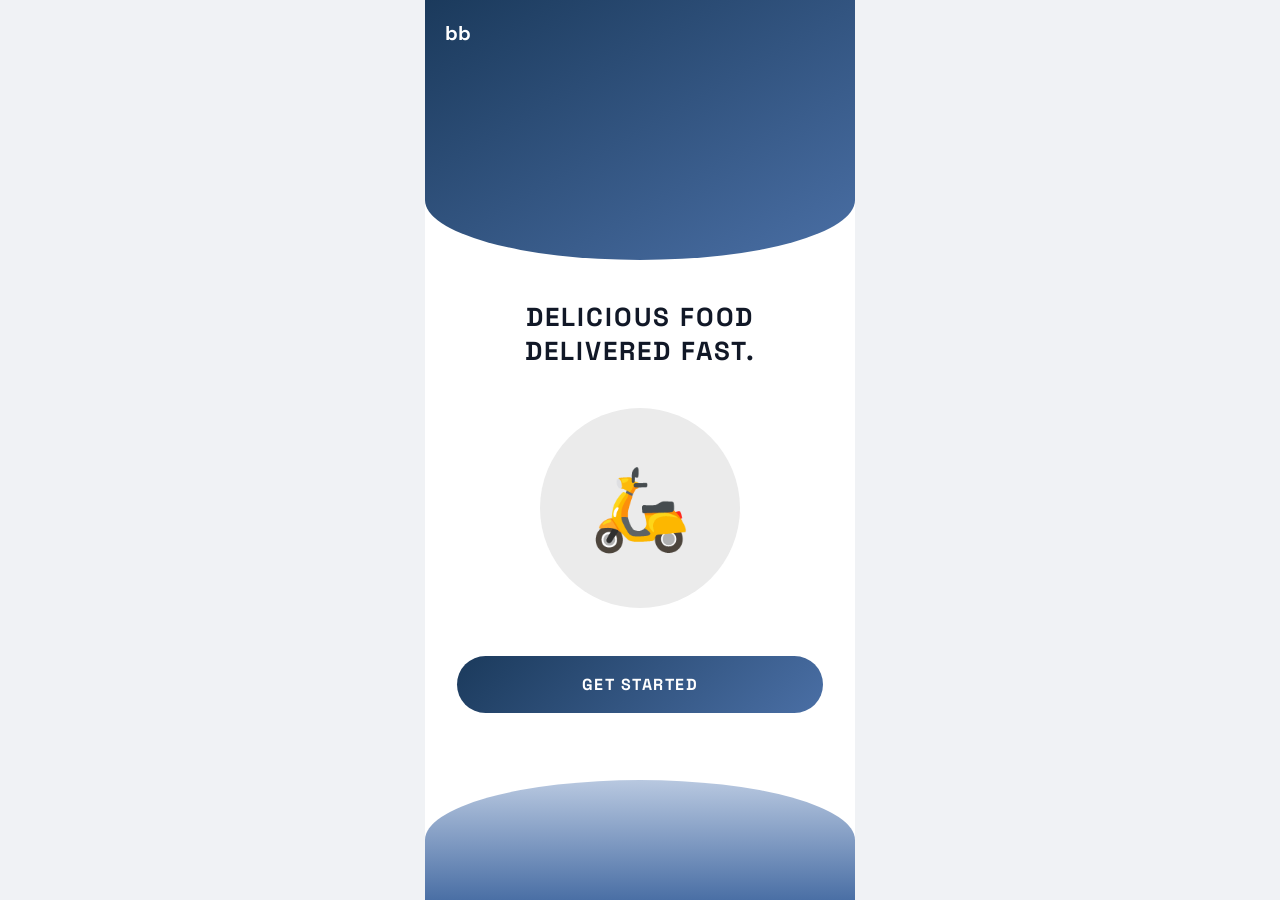
<file: frontend/index.html>
<!DOCTYPE html>
<html lang="en">
<head>
    <meta charset="UTF-8">
    <meta name="viewport" content="width=device-width, initial-scale=1.0">
    <title>Blueberry</title>
    <link rel="preconnect" href="https://fonts.googleapis.com" />
    
    <link href="https://fonts.googleapis.com/css2?family=Playfair+Display:wght@700&family=Space+Grotesk:wght@400;600;700&display=swap" rel="stylesheet" />

    <link rel="stylesheet" href="css/style.css" />
</head>
<body>
    <div class="page">
         <div class="curve-top">
            <div class="nav-logo">bb</div>
         </div>

        <div class="content">

                <h1 class="headline">DELICIOUS FOOD<br/>DELIVERED FAST.</h1>

                <div class="scooter-circle">
                    🛵
                </div>

                <a href="login.html" class="btn-primary">Get Started</a>

        </div>

        <div class="curve-bottom"></div>

    </div>
</body>
</html>
</file>
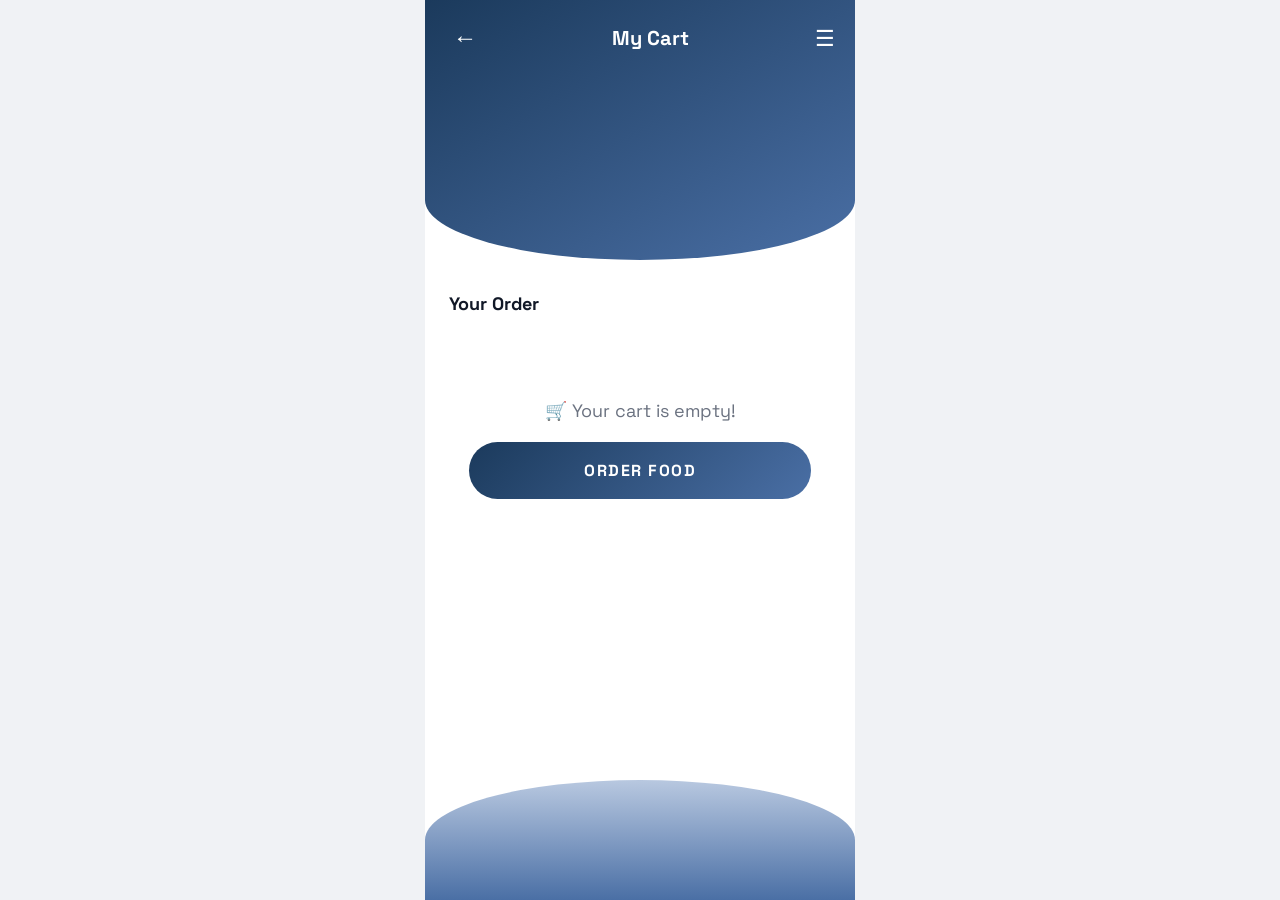
<file: frontend/cart.html>
<!DOCTYPE html>
<html lang="en">
<head>
  <meta charset="UTF-8" />
  <meta name="viewport" content="width=device-width, initial-scale=1.0" />
  <title>BlueBerry – Cart</title>
  <link rel="preconnect" href="https://fonts.googleapis.com" />
  <link href="https://fonts.googleapis.com/css2?family=Space+Grotesk:wght@400;600;700&family=Playfair+Display:wght@700&display=swap" rel="stylesheet" />
  <link rel="stylesheet" href="css/style.css" />
</head>
<body>

  <div class="page">

    <!-- HEADER -->
    <div class="curve-top">
      <div class="restaurants-nav">
        <button class="back-btn" onclick="goBack()">←</button>
        <div class="nav-logo">My Cart</div>
        <div class="hamburger">☰</div>
      </div>
    </div>

    <!-- MAIN CONTENT -->
    <div class="home-content">

  <h2 class="section-title">Your Order</h2>

  <!-- EMPTY STATE — shown when cart is empty -->
  <div id="empty-cart" class="empty-cart">
    <p>🛒 Your cart is empty!</p>
    <a href="home.html" class="btn-primary">Order Food</a>
  </div>

  <!-- CART ITEMS — built dynamically by JavaScript -->
  <div id="cart-list" class="cart-list"></div>

  <!-- ORDER SUMMARY — built dynamically by JavaScript -->
  <div id="order-summary" class="order-summary" style="display:none">

    <div class="summary-row">
      <span>Subtotal</span>
      <span id="subtotal"></span>
    </div>

    <div class="summary-row">
      <span>Delivery Fee</span>
      <span>₹30</span>
    </div>

    <div class="summary-divider"></div>

    <div class="summary-row total-row">
      <span>Total</span>
      <span id="total"></span>
    </div>

  </div>

  <!-- PLACE ORDER BUTTON -->
  <button
    id="place-order-btn"
    class="btn-primary"
    onclick="placeOrder()"
    style="display:none">
    Place Order
  </button>

</div>

    <div class="curve-bottom"></div>

  </div>

  <script src="js/main.js"></script>
</body>
</html>
</file>
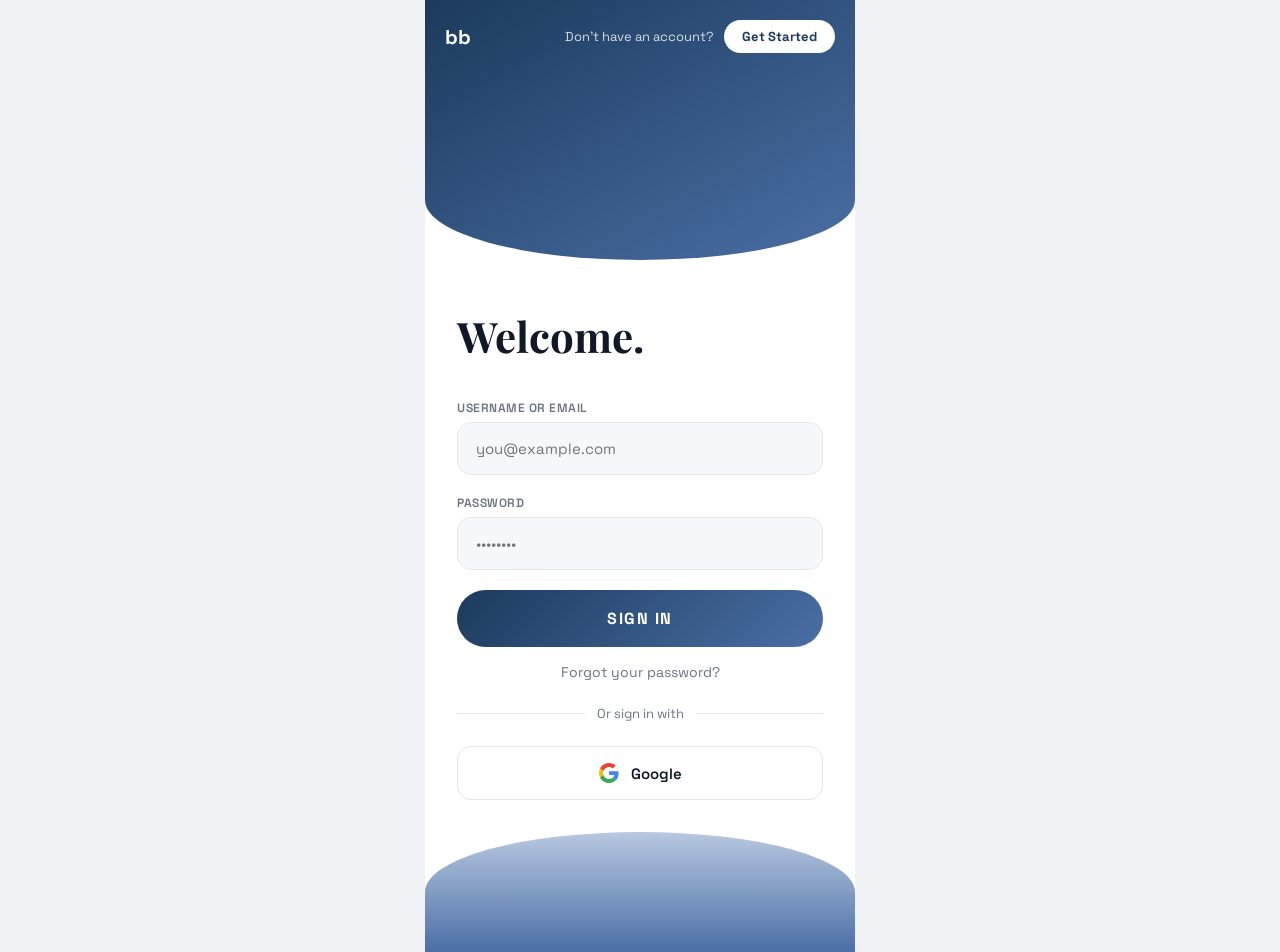
<file: frontend/login.html>
<!DOCTYPE html>
<html lang="en">
<head>
  <meta charset="UTF-8" />
  <meta name="viewport" content="width=device-width, initial-scale=1.0" />
  <title>BlueBerry – Sign In</title>
  <link rel="preconnect" href="https://fonts.googleapis.com" />
  <link href="https://fonts.googleapis.com/css2?family=Space+Grotesk:wght@400;600;700&family=Playfair+Display:wght@700&display=swap" rel="stylesheet" />
  <link rel="stylesheet" href="css/style.css" />

    
</head>
<body>

  <div class="page">

    <!-- CURVED HEADER -->
    <div class="curve-top">
      <div class="nav">
        <div class="nav-logo">bb</div>
        <div class="nav-right">
          <span>Don't have an account?</span>
          <a href="signup.html" class="btn-nav">Get Started</a>
        </div>
      </div>
    </div>

    <!-- FORM SECTION -->
    <div class="form-section">

      <h1 class="form-title">Welcome.</h1>

      <!-- EMAIL INPUT -->
      <div class="field-group">
        <label class="field-label" for="email">USERNAME OR EMAIL</label>
        <input class="field-input" type="email" id="email" placeholder="you@example.com" />
      </div>

      <!-- PASSWORD INPUT -->
      <div class="field-group">
        <label class="field-label" for="password">PASSWORD</label>
        <input class="field-input" type="password" id="password" placeholder="••••••••" />
      </div>

      <!-- SIGN IN BUTTON -->
      <button class="btn-primary" onclick="handleSignIn()">Sign in</button>

      <!-- FORGOT PASSWORD -->
      <a href="#" class="forgot-link">Forgot your password?</a>

      <!-- DIVIDER -->
      <div class="divider">Or sign in with</div>

      <!-- GOOGLE BUTTON -->
      <button class="btn-google">
        <svg width="20" height="20" viewBox="0 0 48 48">
          <path fill="#EA4335" d="M24 9.5c3.54 0 6.71 1.22 9.21 3.6l6.85-6.85C35.9 2.38 30.47 0 24 0 14.62 0 6.51 5.38 2.56 13.22l7.98 6.19C12.43 13.72 17.74 9.5 24 9.5z"/>
          <path fill="#4285F4" d="M46.98 24.55c0-1.57-.15-3.09-.38-4.55H24v9.02h12.94c-.58 2.96-2.26 5.48-4.78 7.18l7.73 6c4.51-4.18 7.09-10.36 7.09-17.65z"/>
          <path fill="#FBBC05" d="M10.53 28.59c-.48-1.45-.76-2.99-.76-4.59s.27-3.14.76-4.59l-7.98-6.19C.92 16.46 0 20.12 0 24c0 3.88.92 7.54 2.56 10.78l7.97-6.19z"/>
          <path fill="#34A853" d="M24 48c6.48 0 11.93-2.13 15.89-5.81l-7.73-6c-2.18 1.48-4.97 2.34-8.16 2.34-6.26 0-11.57-4.22-13.47-9.91l-7.98 6.19C6.51 42.62 14.62 48 24 48z"/>
        </svg>
        Google
      </button>

    </div>

    <!-- BOTTOM CURVE -->
    <div class="curve-bottom"></div>

  </div>
  <script src="js/main.js"></script>
</body>
</html>
</file>
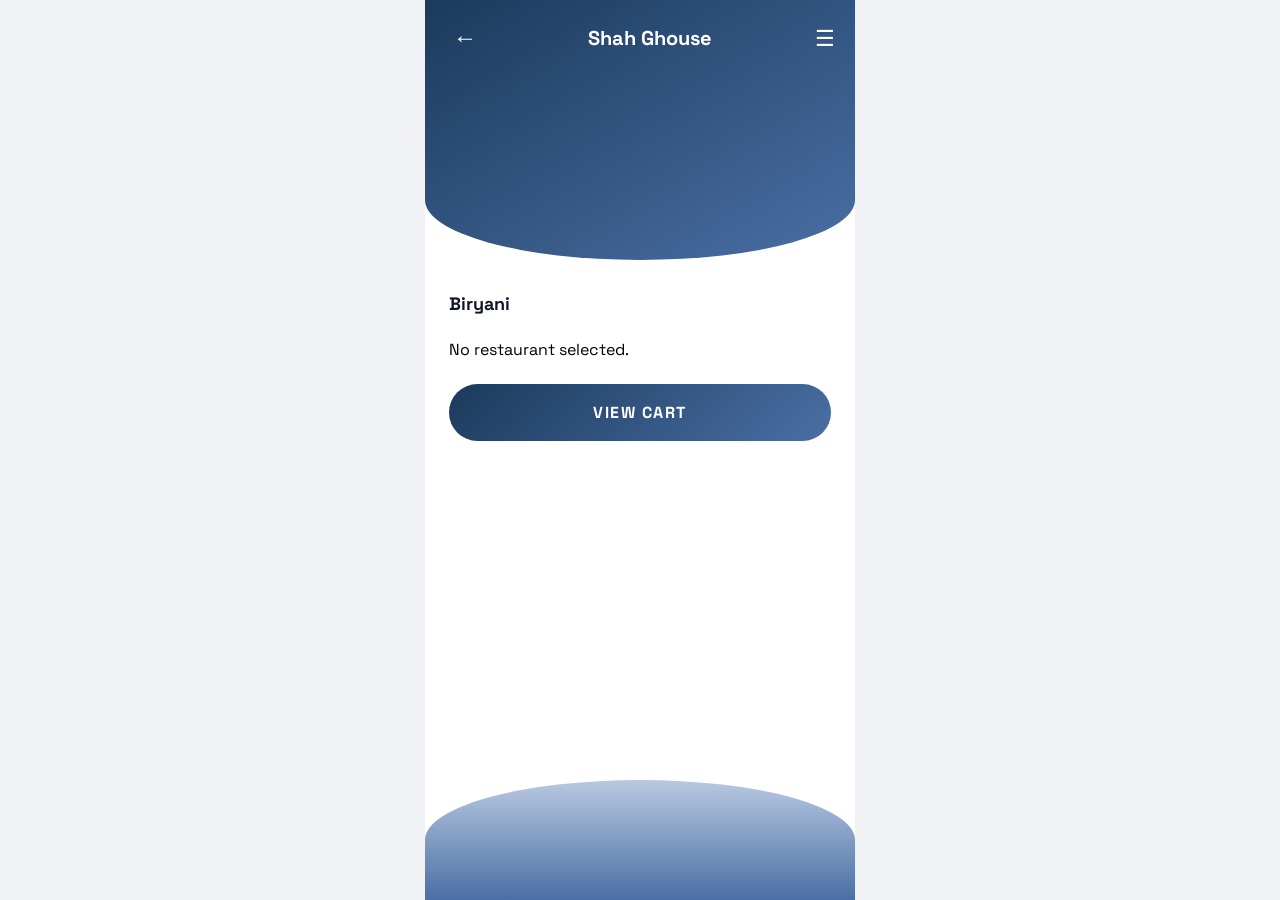
<file: frontend/menu.html>
<!DOCTYPE html>
<html lang="en">
<head>
  <meta charset="UTF-8" />
  <meta name="viewport" content="width=device-width, initial-scale=1.0" />
  <title>BlueBerry – Menu</title>
  <link rel="preconnect" href="https://fonts.googleapis.com" />
  <link href="https://fonts.googleapis.com/css2?family=Space+Grotesk:wght@400;600;700&family=Playfair+Display:wght@700&display=swap" rel="stylesheet" />
  <link rel="stylesheet" href="css/style.css" />
</head>
<body>

  <div class="page">

    <!-- HEADER -->
    <div class="curve-top">
      <div class="restaurants-nav">
        <button class="back-btn" onclick="goBack()">←</button>
        <div class="nav-logo">Shah Ghouse</div>
        <div class="hamburger" onclick="toggleMenu()">☰</div>
      </div>
    </div>

    <!-- MAIN CONTENT -->
    <div class="home-content">

      <!-- MENU SECTION -->
      <h2 class="section-title">Biryani</h2>

      <div class="menu-list" id="menu-list">
  <!-- Loaded dynamically by JavaScript -->
          <div class="loading-text">Loading menu...</div>
      </div>

      <!-- ADD TO CART BUTTON -->
      <a href="cart.html" class="btn-primary">View Cart</a>

    </div>

    <div class="curve-bottom"></div>

  </div>

  <script src="js/main.js"></script>
</body>
</html>
</file>
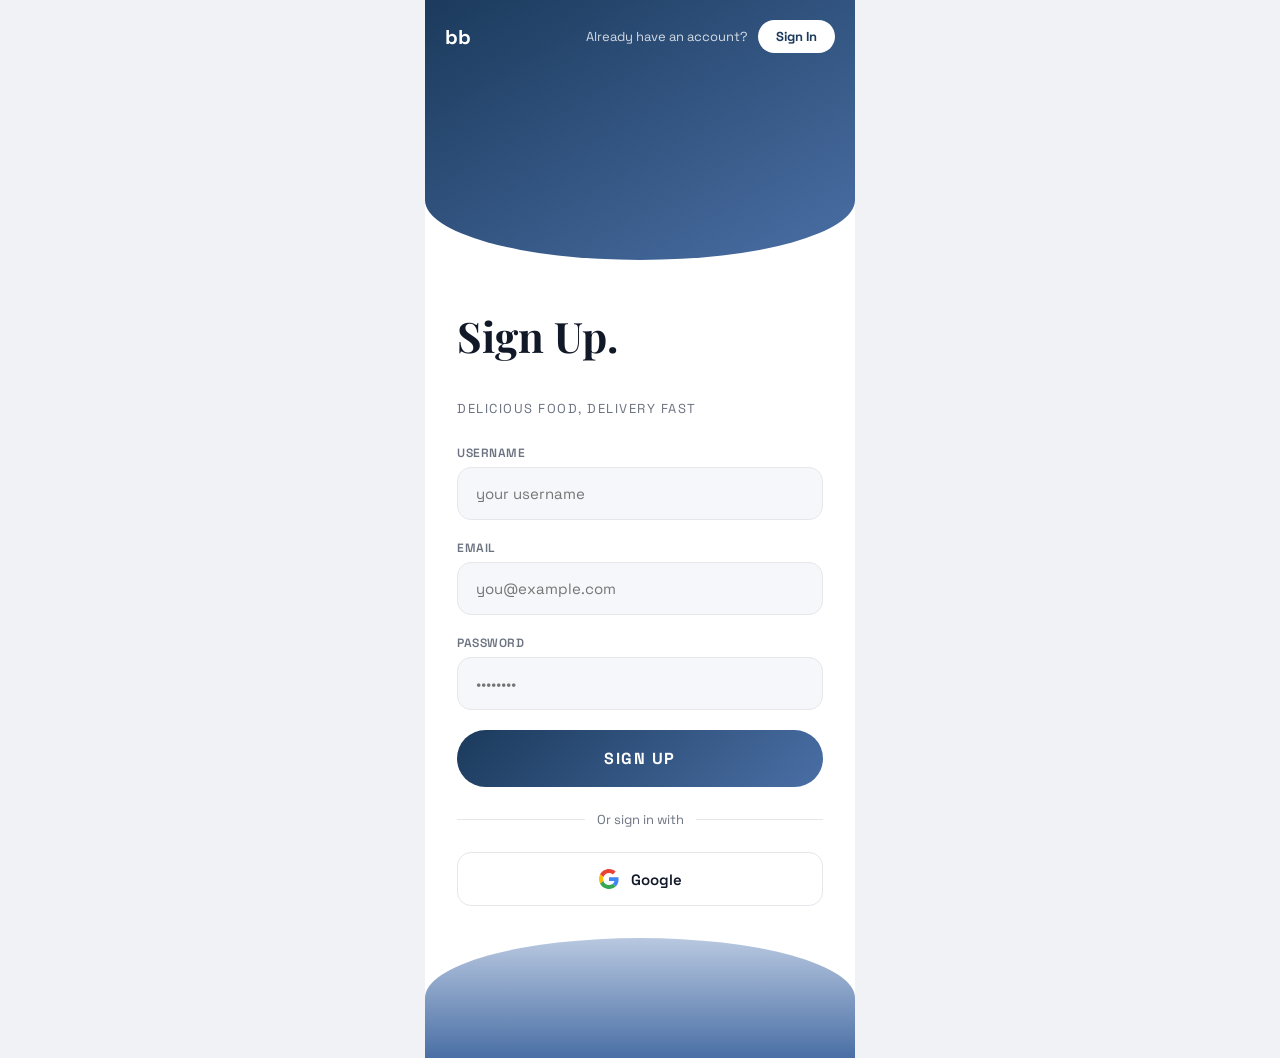
<file: frontend/signup.html>
<!DOCTYPE html>
<html lang="en">
<head>
  <meta charset="UTF-8" />
  <meta name="viewport" content="width=device-width, initial-scale=1.0" />
  <title>BlueBerry – Sign Up</title>
  <link rel="preconnect" href="https://fonts.googleapis.com" />
  <link href="https://fonts.googleapis.com/css2?family=Space+Grotesk:wght@400;600;700&family=Playfair+Display:wght@700&display=swap" rel="stylesheet" />
  <link rel="stylesheet" href="css/style.css" />
</head>
<body>

  <div class="page">

    <!-- CURVED HEADER -->
    <div class="curve-top">
      <div class="nav">
        <div class="nav-logo">bb</div>
        <div class="nav-right">
          <span>Already have an account?</span>
          <a href="login.html" class="btn-nav">Sign In</a>
        </div>
      </div>
    </div>

    <!-- FORM SECTION -->
    <div class="form-section">

      <h1 class="form-title">Sign Up.</h1>
      <p class="form-subtitle">DELICIOUS FOOD, DELIVERY FAST</p>

      <!-- USERNAME INPUT — NEW! -->
      <div class="field-group">
        <label class="field-label" for="username">USERNAME</label>
        <input class="field-input" type="text" id="username" placeholder="your username" />
      </div>

      <!-- EMAIL INPUT -->
      <div class="field-group">
        <label class="field-label" for="signup-email">EMAIL</label>
        <input class="field-input" type="email" id="signup-email" placeholder="you@example.com" />
      </div>

      <!-- PASSWORD INPUT -->
      <div class="field-group">
        <label class="field-label" for="signup-password">PASSWORD</label>
        <input class="field-input" type="password" id="signup-password" placeholder="••••••••" />
      </div>

      <!-- SIGN UP BUTTON -->
      <button class="btn-primary" onclick="handleSignUp()">Sign Up</button>

      

      <!-- DIVIDER -->
      <div class="divider">Or sign in with</div>

      <!-- GOOGLE BUTTON -->
      <button class="btn-google">
        <svg width="20" height="20" viewBox="0 0 48 48">
          <path fill="#EA4335" d="M24 9.5c3.54 0 6.71 1.22 9.21 3.6l6.85-6.85C35.9 2.38 30.47 0 24 0 14.62 0 6.51 5.38 2.56 13.22l7.98 6.19C12.43 13.72 17.74 9.5 24 9.5z"/>
          <path fill="#4285F4" d="M46.98 24.55c0-1.57-.15-3.09-.38-4.55H24v9.02h12.94c-.58 2.96-2.26 5.48-4.78 7.18l7.73 6c4.51-4.18 7.09-10.36 7.09-17.65z"/>
          <path fill="#FBBC05" d="M10.53 28.59c-.48-1.45-.76-2.99-.76-4.59s.27-3.14.76-4.59l-7.98-6.19C.92 16.46 0 20.12 0 24c0 3.88.92 7.54 2.56 10.78l7.97-6.19z"/>
          <path fill="#34A853" d="M24 48c6.48 0 11.93-2.13 15.89-5.81l-7.73-6c-2.18 1.48-4.97 2.34-8.16 2.34-6.26 0-11.57-4.22-13.47-9.91l-7.98 6.19C6.51 42.62 14.62 48 24 48z"/>
        </svg>
        Google
      </button>

    </div>

    <!-- BOTTOM CURVE -->
    <div class="curve-bottom"></div>

  </div>

  <script src="js/main.js"></script>
</body>
</html>
</file>
<file: frontend/css/style.css>
:root {
    --navy:       #1B3A5C;
    --steel:      #4A6FA5;
    --light-blue: #B8C8E0;
    --gold:       #B8860B;
    --white:      #FFFFFF;
    --text-dark:  #111827;
    --text-muted: #6B7280;
  }

  
  *, *::before, *::after {
    box-sizing: border-box;
    margin: 0;
    padding: 0;
  }

  
  body {
    font-family: 'Space Grotesk', sans-serif;
    background: #f0f2f5;
    min-height: 100vh;
    display: flex;
    justify-content: center;
  }

  .page {
  width: 100%;
  max-width: 430px;
  min-height: 100vh;
  background: white;
  display: flex;
  flex-direction: column;
}
    
    .curve-top {
  width: 100%;
  height: 260px;
  background: linear-gradient(150deg, var(--navy), var(--steel));
  border-radius: 0 0 50% 50% / 0 0 60px 60px;
  overflow: hidden;
  position: relative;
  flex-shrink: 0;
}

/* Default logo — NO absolute positioning */
.nav-logo {
  color: white;
  font-weight: 700;
  font-size: 20px;
}

/* ONLY on index.html where logo is standalone */
.curve-top > .nav-logo {
  position: absolute;
  top: 20px;
  left: 20px;
}


.content {
  flex: 1;
  display: flex;
  flex-direction: column;
  align-items: center;
  padding: 40px 32px;
  text-align: center;
}

.headline {
  font-family: 'Space Grotesk', sans-serif;
  font-size: 26px;
  font-weight: 700;
  color: var(--text-dark);
  letter-spacing: 2px;
  margin-bottom: 40px;
}

.scooter-circle {
  width: 200px;
  height: 200px;
  background: #EBEBEB;
  border-radius: 50%;
  display: flex;
  align-items: center;
  justify-content: center;
  font-size: 80px;
  margin-bottom: 48px;
}

.btn-primary {
  width: 100%;
  padding: 18px;
  background: linear-gradient(135deg, var(--navy), var(--steel));
  color: white;
  border: none;
  border-radius: 50px;
  font-family: 'Space Grotesk', sans-serif;
  font-size: 16px;
  font-weight: 700;
  letter-spacing: 1.5px;
  text-transform: uppercase;
  cursor: pointer;
  text-decoration: none;
  display: block;
  text-align: center;
}
.curve-bottom {
  width: 100%;
  height: 120px;
  background: linear-gradient(to top, var(--steel), var(--light-blue));
  border-radius: 50% 50% 0 0 / 60px 60px 0 0;
  flex-shrink: 0;
  margin-top: auto;
}


.nav {
  position: absolute;
  top: 0;
  left: 0;
  right: 0;
  display: flex;
  align-items: center;
  justify-content: space-between;
  padding: 20px;
}

.nav-right {
  display: flex;
  align-items: center;
  gap: 10px;
}

.nav-right span {
  color: rgba(255,255,255,0.8);
  font-size: 13px;
}

.btn-nav {
  padding: 8px 18px;
  background: white;
  color: var(--navy);
  border: none;
  border-radius: 50px;
  font-family: 'Space Grotesk', sans-serif;
  font-size: 13px;
  font-weight: 700;
  cursor: pointer;
  text-decoration: none;
}

.form-section {
  flex: 1;
  padding: 48px 32px 32px;
  display: flex;
  flex-direction: column;
}

.form-title {
  font-family: 'Playfair Display', serif;
  font-size: 42px;
  font-weight: 700;
  color: var(--text-dark);
  margin-bottom: 36px;
}

.field-group {
  margin-bottom: 20px;
}

.field-label {
  display: block;
  font-size: 12px;
  font-weight: 600;
  color: var(--text-muted);
  margin-bottom: 6px;
  letter-spacing: 0.5px;
}

.field-input {
  width: 100%;
  padding: 16px 18px;
  border: 1.5px solid #E5E7EB;
  border-radius: 14px;
  font-family: 'Space Grotesk', sans-serif;
  font-size: 15px;
  color: var(--text-dark);
  background: #F5F7FA;
  outline: none;
  transition: border-color 0.2s, box-shadow 0.2s;
}

.field-input:focus {
  border-color: var(--steel);
  box-shadow: 0 0 0 3px rgba(74,111,165,0.15);
  background: white;
}

.btn-primary:hover {
  transform: translateY(-2px);
  box-shadow: 0 8px 24px rgba(27,58,92,0.3);
}

.forgot-link {
  text-align: center;
  margin-top: 16px;
  color: var(--text-muted);
  font-size: 14px;
  text-decoration: none;
  display: block;
}

.divider {
  display: flex;
  align-items: center;
  gap: 12px;
  margin: 24px 0;
  color: var(--text-muted);
  font-size: 13px;
}

.divider::before,
.divider::after {
  content: '';
  flex: 1;
  height: 1px;
  background: #E5E7EB;
}

.btn-google {
  width: 100%;
  padding: 16px;
  background: white;
  border: 1.5px solid #E5E7EB;
  border-radius: 14px;
  display: flex;
  align-items: center;
  justify-content: center;
  gap: 12px;
  font-family: 'Space Grotesk', sans-serif;
  font-size: 15px;
  font-weight: 600;
  color: var(--text-dark);
  cursor: pointer;
  transition: border-color 0.2s, box-shadow 0.2s;
}

.btn-google:hover {
  border-color: var(--steel);
  box-shadow: 0 4px 12px rgba(0,0,0,0.08);
}

.form-subtitle {
  font-size: 13px;
  color: var(--text-muted);
  letter-spacing: 1.5px;
  text-transform: uppercase;
  margin-bottom: 28px;
}

.home-content {
  flex: 1;
  padding: 32px 24px;
  display: flex;
  flex-direction: column;
  gap: 24px;
}

.section-title {
  font-family: 'Space Grotesk', sans-serif;
  font-size: 18px;
  font-weight: 700;
  color: var(--text-dark);
}

.category-menu {
  background: var(--steel);
  border-radius: 50%;
  width: 220px;
  height: 220px;
  display: flex;
  flex-direction: column;
  align-items: center;
  justify-content: center;
  gap: 12px;
  align-self: center;
}

.category-menu-item {
  color: var(--text-dark);
  text-decoration: none;
  font-size: 16px;
  font-weight: 500;
  font-family: 'Space Grotesk', sans-serif;
}

.category-menu-item:hover {
  color: var(--navy);
  font-weight: 700;
}

.category-grid {
  display: grid;
  grid-template-columns: 1fr 1fr;
  gap: 16px;
}

.category-card {
  background: white;
  border: 1.5px solid #E5E7EB;
  border-radius: 16px;
  padding: 20px;
  display: flex;
  flex-direction: column;
  align-items: center;
  gap: 10px;
  text-decoration: none;
  transition: transform 0.2s, box-shadow 0.2s;
}

.category-card:hover {
  transform: translateY(-3px);
  box-shadow: 0 8px 24px rgba(0,0,0,0.1);
}

.category-card-emoji {
  font-size: 40px;
}

.category-card-name {
  font-family: 'Space Grotesk', sans-serif;
  font-size: 14px;
  font-weight: 600;
  color: var(--text-dark);
}

.restaurant-grid {
  display: grid;
  grid-template-columns: 1fr 1fr;
  gap: 16px;
}

.restaurant-card {
  background: var(--light-blue);
  border-radius: 16px;
  padding: 16px;
  display: flex;
  flex-direction: column;
  align-items: center;
  gap: 10px;
  text-decoration: none;
  transition: transform 0.2s, box-shadow 0.2s;
}

.restaurant-card:hover {
  transform: translateY(-3px);
  box-shadow: 0 8px 24px rgba(0,0,0,0.1);
}

.restaurant-card-img {
  width: 80px;
  height: 80px;
  border-radius: 50%;
  background: white;
  display: flex;
  align-items: center;
  justify-content: center;
  font-size: 36px;
}

.restaurant-card-name {
  font-family: 'Space Grotesk', sans-serif;
  font-size: 13px;
  font-weight: 700;
  color: var(--navy);
  text-align: center;
}

/* ================================
   RESTAURANTS PAGE
================================ */

.restaurants-nav {
  position: absolute;
  top: 0; left: 0; right: 0;
  display: flex;
  align-items: center;
  justify-content: space-between;
  padding: 20px;
}

.back-btn {
  background: none;
  border: none;
  color: white;
  font-size: 24px;
  cursor: pointer;
  padding: 4px 8px;
}

.hamburger {
  color: white;
  font-size: 22px;
  cursor: pointer;
}

.hero-image {
  width: 100%;
  height: 200px;
  background: var(--light-blue);
  border-radius: 20px;
  display: flex;
  align-items: center;
  justify-content: center;
  font-size: 80px;
}

/* ================================
   MENU PAGE
================================ */

.menu-list {
  display: flex;
  flex-direction: column;
  gap: 12px;
}

.menu-item {
  display: flex;
  justify-content: space-between;
  align-items: center;
  background: white;
  border: 1.5px solid #E5E7EB;
  border-radius: 14px;
  padding: 16px 20px;
  transition: box-shadow 0.2s;
}

.menu-item:hover {
  box-shadow: 0 4px 12px rgba(0,0,0,0.08);
}

.menu-item-name {
  font-family: 'Space Grotesk', sans-serif;
  font-size: 15px;
  font-weight: 500;
  color: var(--text-dark);
}

.menu-item-price {
  font-family: 'Space Grotesk', sans-serif;
  font-size: 15px;
  font-weight: 700;
  color: var(--navy);
}

/* ================================
   CART PAGE
================================ */

.cart-list {
  display: flex;
  flex-direction: column;
  gap: 12px;
}

.cart-item {
  display: flex;
  justify-content: space-between;
  align-items: center;
  background: white;
  border: 1.5px solid #E5E7EB;
  border-radius: 14px;
  padding: 16px 20px;
}

.cart-item-name {
  font-family: 'Space Grotesk', sans-serif;
  font-size: 15px;
  font-weight: 500;
  color: var(--text-dark);
}

.cart-item-price {
  font-family: 'Space Grotesk', sans-serif;
  font-size: 15px;
  font-weight: 700;
  color: var(--navy);
}

.order-summary {
  background: var(--light-blue);
  border-radius: 16px;
  padding: 20px;
  display: flex;
  flex-direction: column;
  gap: 12px;
}

.summary-row {
  display: flex;
  justify-content: space-between;
  align-items: center;
  font-family: 'Space Grotesk', sans-serif;
  font-size: 15px;
  color: var(--text-dark);
}

.summary-divider {
  height: 1px;
  background: rgba(27, 58, 92, 0.2);
}

.total-row {
  font-weight: 700;
  font-size: 18px;
  color: var(--navy);
}

/* ================================
   MENU ITEM — UPDATED
================================ */

.menu-item-info {
  display: flex;
  flex-direction: column;
  gap: 4px;
}

.add-btn {
  width: 36px;
  height: 36px;
  border-radius: 50%;
  background: var(--navy);
  color: white;
  border: none;
  font-size: 22px;
  cursor: pointer;
  display: flex;
  align-items: center;
  justify-content: center;
  flex-shrink: 0;
  transition: background 0.2s, transform 0.2s;
}

.add-btn:hover {
  background: var(--steel);
  transform: scale(1.1);
}

/* ================================
   CART — EMPTY STATE
================================ */

.empty-cart {
  display: flex;
  flex-direction: column;
  align-items: center;
  gap: 20px;
  padding: 60px 20px;
  text-align: center;
  color: var(--text-muted);
  font-size: 18px;
}

/* ================================
   QUANTITY CONTROLS
================================ */

.cart-control {
  display: flex;
  align-items: center;
  flex-shrink: 0;
}

.qty-controls {
  background: var(--navy);
  border-radius: 50px;
  padding: 4px;
  gap: 8px;
}

.qty-btn {
  width: 30px;
  height: 30px;
  border-radius: 50%;
  background: transparent;
  color: white;
  border: none;
  font-size: 18px;
  cursor: pointer;
  display: flex;
  align-items: center;
  justify-content: center;
  transition: background 0.2s;
}

.qty-btn:hover {
  background: rgba(255,255,255,0.2);
}

.qty-count {
  color: white;
  font-family: 'Space Grotesk', sans-serif;
  font-size: 15px;
  font-weight: 700;
  min-width: 20px;
  text-align: center;
}


/* ================================
   CART ITEM — UPDATED
================================ */

.cart-item-info {
  display: flex;
  flex-direction: column;
  gap: 4px;
  flex: 1;
}

.cart-item-subtotal {
  font-family: 'Space Grotesk', sans-serif;
  font-size: 13px;
  font-weight: 600;
  color: var(--steel);
}

.cart-qty-controls {
  display: flex;
  align-items: center;
  gap: 8px;
  background: var(--navy);
  border-radius: 50px;
  padding: 4px 8px;
}

.cart-qty-btn {
  width: 28px;
  height: 28px;
  border-radius: 50%;
  background: transparent;
  color: white;
  border: none;
  font-size: 18px;
  cursor: pointer;
  display: flex;
  align-items: center;
  justify-content: center;
}

.cart-qty-btn:hover {
  background: rgba(255,255,255,0.2);
}

.qty-count.dark {
  color: white;
}

.loading-text {
  color: var(--text-muted);
  font-size: 14px;
  text-align: center;
  padding: 20px;
}
</file>
